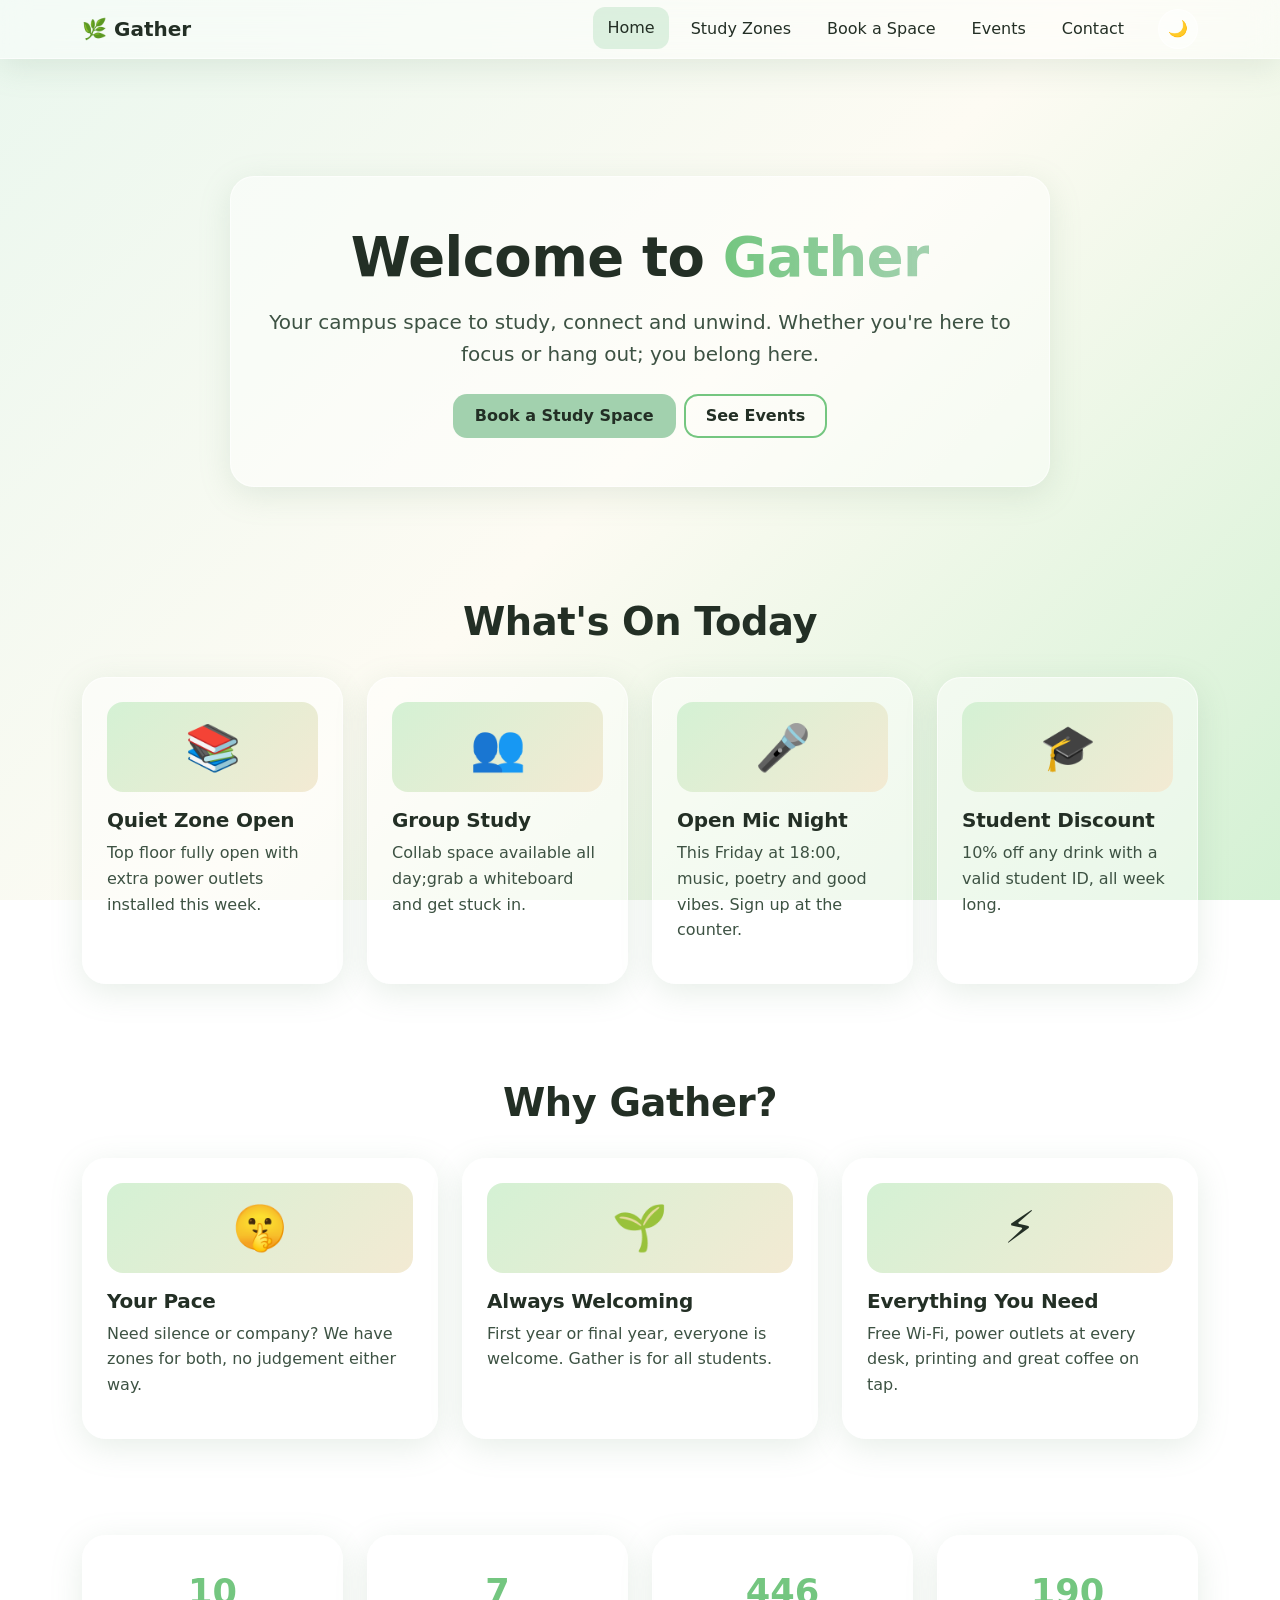
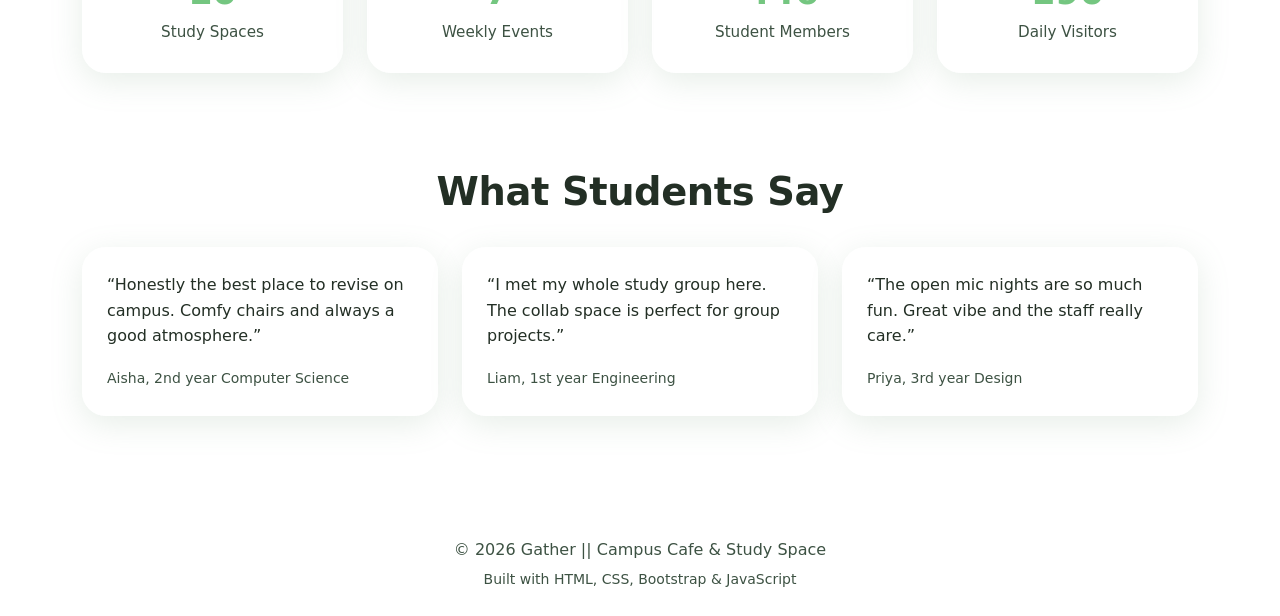
<file: index.html>
<!DOCTYPE html>
<html lang="en">
<head>
  <meta charset="UTF-8" />
  <meta name="viewport" content="width=device-width, initial-scale=1.0" />
  <title>Home | Gather</title>
  <link href="https://cdn.jsdelivr.net/npm/bootstrap@5.3.2/dist/css/bootstrap.min.css" rel="stylesheet" />
  <link rel="stylesheet" href="style.css" />
</head>
<body>

<nav class="navbar navbar-expand-lg glass-navbar fixed-top">
  <div class="container">
    <a class="navbar-brand" href="index.html">🌿 Gather</a>
    
    <div class="d-flex align-items-center ms-auto gap-2 d-lg-none">
      <button id="themeToggle" class="theme-toggle" aria-label="Toggle dark mode">🌙</button>
      <button class="navbar-toggler" type="button" data-bs-toggle="collapse" data-bs-target="#mainNav">
        <span class="navbar-toggler-icon"></span>
      </button>
    </div>
         
    <div class="collapse navbar-collapse" id="mainNav">
      <ul class="navbar-nav ms-auto align-items-lg-center">
        <li class="nav-item"><a class="nav-link" href="index.html">Home</a></li>
        <li class="nav-item"><a class="nav-link" href="study-zones.html">Study Zones</a></li>
        <li class="nav-item"><a class="nav-link" href="booking.html">Book a Space</a></li>
        <li class="nav-item"><a class="nav-link" href="events.html">Events</a></li>
        <li class="nav-item"><a class="nav-link" href="contact.html">Contact</a></li>
        <li class="nav-item ms-lg-2 mt-2 mt-lg-0 d-none d-lg-block">
          <button id="themeToggleDesktop" class="theme-toggle ms-2" aria-label="Toggle dark mode">🌙</button>
        </li>
      </ul>
    </div>
  </div>

</nav>


<div style="height: 80px;"></div>

<main class="fade-in">

  <!-- Hero -->
  <section class="hero">
    <div class="container">
      <div class="glass-card fade-in">
        <h1>Welcome to <span>Gather</span></h1>
        <p class="lead text-muted-soft mt-3">
          Your campus space to study, connect and unwind. Whether you're here to focus or hang out; you belong here.
        </p>
        <div class="mt-4 d-flex flex-wrap justify-content-center gap-2">
          <a href="booking.html" class="btn btn-pastel">Book a Study Space</a>
          <a href="events.html" class="btn btn-outline-pastel">See Events</a>
        </div>
      </div>
    </div>
  </section>

  <!-- What's on today -->
  <section class="section">
    <div class="container">
      <h2 class="section-title reveal">What's On Today</h2>
      <div class="row g-4 stagger-children">
        <div class="col-md-6 col-lg-3">
          <div class="glass-card">
            <div class="card-icon-display">📚</div>
            <h5>Quiet Zone Open</h5>
            <p class="text-muted-soft">Top floor fully open with extra power outlets installed this week.</p>
          </div>
        </div>
        <div class="col-md-6 col-lg-3">
          <div class="glass-card">
            <div class="card-icon-display">👥</div>
            <h5>Group Study</h5>
            <p class="text-muted-soft">Collab space available all day;grab a whiteboard and get stuck in.</p>
          </div>
        </div>
        <div class="col-md-6 col-lg-3">
          <div class="glass-card">
            <div class="card-icon-display">🎤</div>
            <h5>Open Mic Night</h5>
            <p class="text-muted-soft">This Friday at 18:00, music, poetry and good vibes. Sign up at the counter.</p>
          </div>
        </div>
        <div class="col-md-6 col-lg-3">
          <div class="glass-card">
            <div class="card-icon-display">🎓</div>
            <h5>Student Discount</h5>
            <p class="text-muted-soft">10% off any drink with a valid student ID, all week long.</p>
          </div>
        </div>
      </div>
    </div>
  </section>

  <!-- Why Gather -->
  <section class="section">
    <div class="container">
      <h2 class="section-title reveal">Why Gather?</h2>
      <div class="row g-4 stagger-children">
        <div class="col-md-4">
          <div class="glass-card">
            <div class="card-icon-display">🤫</div>
            <h5>Your Pace</h5>
            <p class="text-muted-soft">Need silence or company? We have zones for both, no judgement either way.</p>
          </div>
        </div>
        <div class="col-md-4">
          <div class="glass-card">
            <div class="card-icon-display">🌱</div>
            <h5>Always Welcoming</h5>
            <p class="text-muted-soft">First year or final year, everyone is welcome. Gather is for all students.</p>
          </div>
        </div>
        <div class="col-md-4">
          <div class="glass-card">
            <div class="card-icon-display">⚡</div>
            <h5>Everything You Need</h5>
            <p class="text-muted-soft">Free Wi-Fi, power outlets at every desk, printing and great coffee on tap.</p>
          </div>
        </div>
      </div>
    </div>
  </section>

  <!-- Stats -->
  <section class="section">
    <div class="container">
      <div class="row g-4 stagger-children">
        <div class="col-6 col-md-3"><div class="glass-card stat-card"><div class="stat-number" data-target="12">0</div><div class="stat-label">Study Spaces</div></div></div>
        <div class="col-6 col-md-3"><div class="glass-card stat-card"><div class="stat-number" data-target="8">0</div><div class="stat-label">Weekly Events</div></div></div>
        <div class="col-6 col-md-3"><div class="glass-card stat-card"><div class="stat-number" data-target="540">0</div><div class="stat-label">Student Members</div></div></div>
        <div class="col-6 col-md-3"><div class="glass-card stat-card"><div class="stat-number" data-target="230">0</div><div class="stat-label">Daily Visitors</div></div></div>
      </div>
    </div>
  </section>

  <!-- Testimonials -->
  <section class="section">
    <div class="container">
      <h2 class="section-title reveal">What Students Say</h2>
      <div class="row g-4 stagger-children">
        <div class="col-md-4">
          <div class="glass-card">
            <p>&#8220;Honestly the best place to revise on campus. Comfy chairs and always a good atmosphere.&#8221;</p>
            <small class="text-muted-soft">Aisha, 2nd year Computer Science</small>
          </div>
        </div>
        <div class="col-md-4">
          <div class="glass-card">
            <p>&#8220;I met my whole study group here. The collab space is perfect for group projects.&#8221;</p>
            <small class="text-muted-soft">Liam, 1st year Engineering</small>
          </div>
        </div>
        <div class="col-md-4">
          <div class="glass-card">
            <p>&#8220;The open mic nights are so much fun. Great vibe and the staff really care.&#8221;</p>
            <small class="text-muted-soft">Priya, 3rd year Design</small>
          </div>
        </div>
      </div>
    </div>
  </section>

</main>

<footer class="glass-footer">
  <div class="container">
    <p class="mb-1">&copy 2026 Gather || Campus Cafe & Study Space</p>
    <small>Built with HTML, CSS, Bootstrap & JavaScript</small>
  </div>
</footer>

<script src="https://cdn.jsdelivr.net/npm/bootstrap@5.3.2/dist/js/bootstrap.bundle.min.js"></script>
<script src="script.js"></script>
</body>
</html>
</file>
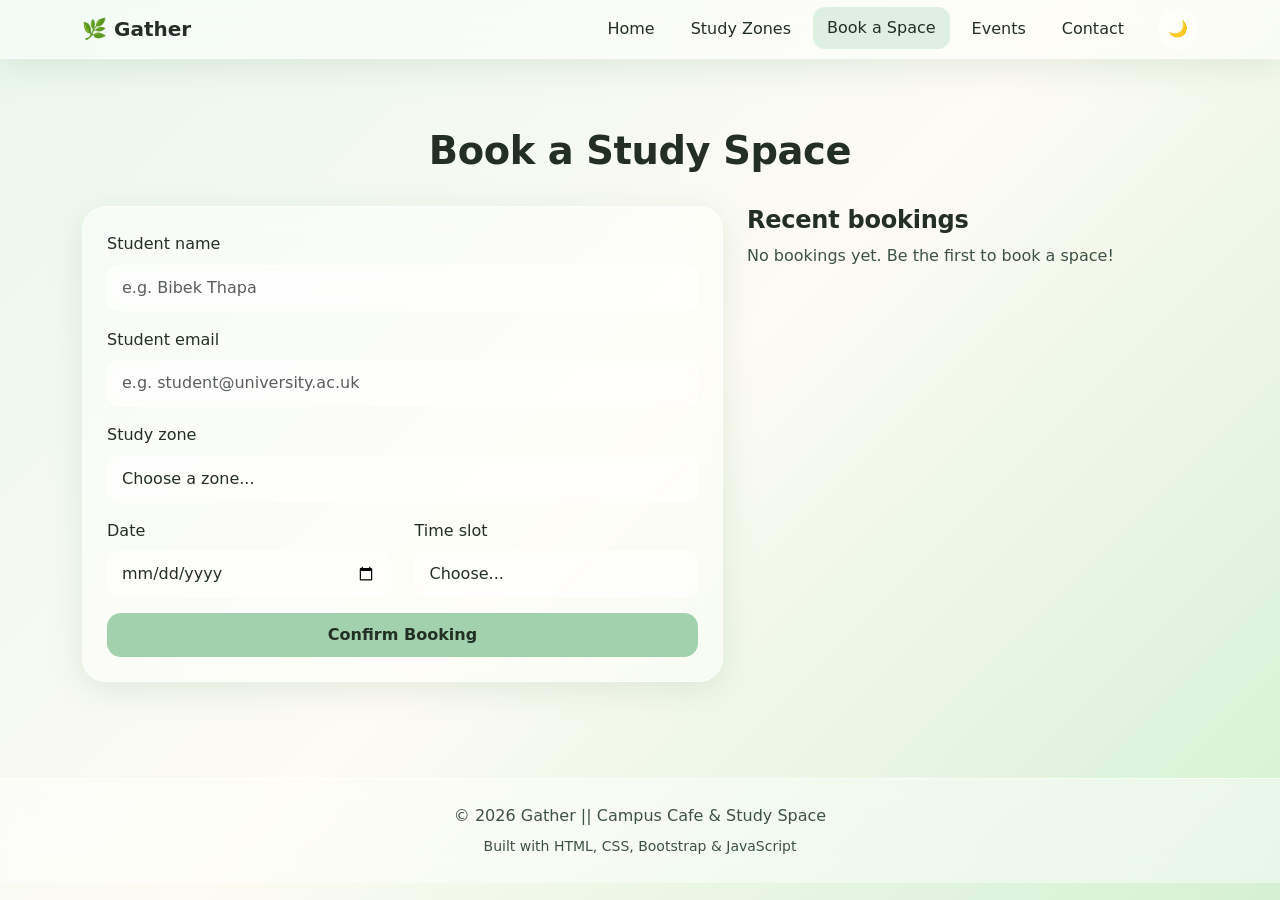
<file: booking.html>
<!DOCTYPE html>
<html lang="en">
<head>
  <meta charset="UTF-8" />
  <meta name="viewport" content="width=device-width, initial-scale=1.0" />
  <title>Book a Space | Gather</title>
  <link href="https://cdn.jsdelivr.net/npm/bootstrap@5.3.2/dist/css/bootstrap.min.css" rel="stylesheet" />
  <link rel="stylesheet" href="style.css" />
</head>
<body>

<nav class="navbar navbar-expand-lg glass-navbar fixed-top">
  <div class="container">
    <a class="navbar-brand" href="index.html">🌿 Gather</a>
    <div class="d-flex align-items-center ms-auto gap-2 d-lg-none">
      <button id="themeToggle" class="theme-toggle" aria-label="Toggle dark mode">🌙</button>
      <button class="navbar-toggler" type="button" data-bs-toggle="collapse" data-bs-target="#mainNav">
        <span class="navbar-toggler-icon"></span>
      </button>
    </div>
    <div class="collapse navbar-collapse" id="mainNav">
      <ul class="navbar-nav ms-auto align-items-lg-center">
        <li class="nav-item"><a class="nav-link" href="index.html">Home</a></li>
        <li class="nav-item"><a class="nav-link" href="study-zones.html">Study Zones</a></li>
        <li class="nav-item"><a class="nav-link" href="booking.html">Book a Space</a></li>
        <li class="nav-item"><a class="nav-link" href="events.html">Events</a></li>
        <li class="nav-item"><a class="nav-link" href="contact.html">Contact</a></li>
        <li class="nav-item ms-lg-2 mt-2 mt-lg-0 d-none d-lg-block">
          <button id="themeToggleDesktop" class="theme-toggle ms-2" aria-label="Toggle dark mode">🌙</button>
        </li>
      </ul>
    </div>
  </div>
</nav>

<div style="height: 80px;"></div>

<main class="fade-in">

  <section class="section">
    <div class="container">
      <h2 class="section-title">Book a Study Space</h2>
      <div class="row g-4">
        <div class="col-lg-7">
          <div class="glass-card">
            <form id="bookingForm" novalidate>
              <div class="mb-3">
                <label class="form-label">Student name</label>
                <input type="text" name="studentName" class="form-control" placeholder="e.g. Bibek Thapa" required>
              </div>
              <div class="mb-3">
                <label class="form-label">Student email</label>
                <input type="email" name="studentEmail" class="form-control"placeholder="e.g. student@university.ac.uk" required>
              </div>
              <div class="mb-3">
                <label class="form-label">Study zone</label>
                <select name="zone" class="form-select" required>
                  <option value="">Choose a zone...</option>
                  <option>Quiet Study Zone</option>
                  <option>Group Study Zone</option>
                  <option>Computer Corner</option>
                  <option>Collaboration Space</option>
                </select>
              </div>
              <div class="row">
                <div class="col-md-6 mb-3">
                  <label class="form-label">Date</label>
                  <!-- min date is set by script.js on page load -->
                  <input type="date" name="date" id="bookingDate" class="form-control" required>
                </div>
                <div class="col-md-6 mb-3">
                  <label class="form-label">Time slot</label>
                  <select name="time" class="form-select" required>
                    <option value="">Choose...</option>
                    <option>09:00 - 11:00</option>
                    <option>11:00 - 13:00</option>
                    <option>13:00 - 15:00</option>
                    <option>15:00 - 17:00</option>
                  </select>
                </div>
              </div>
              <button type="submit" class="btn btn-pastel w-100">Confirm Booking</button>
            </form>
          </div>
        </div>
        <div class="col-lg-5">
          <h4>Recent bookings</h4>
          <div id="bookingList"></div>
        </div>
      </div>
    </div>
  </section>

</main>

<footer class="glass-footer">
  <div class="container">
    <p class="mb-1">&copy 2026 Gather || Campus Cafe & Study Space</p>
    <small>Built with HTML, CSS, Bootstrap & JavaScript</small>
  </div>
</footer>

<script src="https://cdn.jsdelivr.net/npm/bootstrap@5.3.2/dist/js/bootstrap.bundle.min.js"></script>
<script src="script.js"></script>
</body>
</html>
</file>
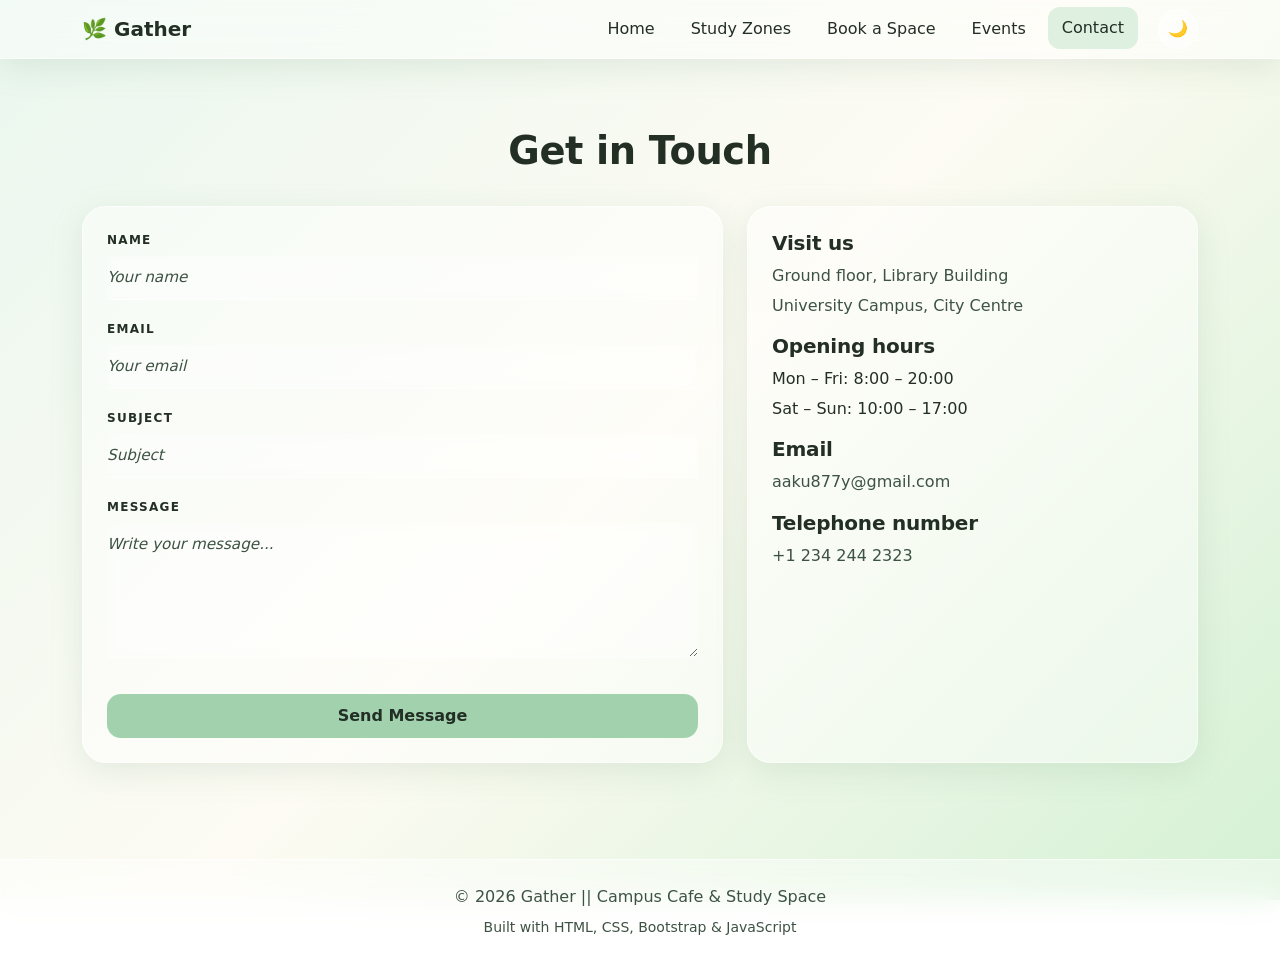
<file: contact.html>
<!DOCTYPE html>
<html lang="en">
<head>
  <meta charset="UTF-8" />
  <meta name="viewport" content="width=device-width, initial-scale=1.0" />
  <title>Contact | Gather</title>
  <link href="https://cdn.jsdelivr.net/npm/bootstrap@5.3.2/dist/css/bootstrap.min.css" rel="stylesheet" />
  <link rel="stylesheet" href="style.css" />
</head>
<body>

<nav class="navbar navbar-expand-lg glass-navbar fixed-top">
  <div class="container">
    <a class="navbar-brand" href="index.html">🌿 Gather</a>
    <div class="d-flex align-items-center ms-auto gap-2 d-lg-none">
      <button id="themeToggle" class="theme-toggle" aria-label="Toggle dark mode">🌙</button>
      <button class="navbar-toggler" type="button" data-bs-toggle="collapse" data-bs-target="#mainNav">
        <span class="navbar-toggler-icon"></span>
      </button>
    </div>
    <div class="collapse navbar-collapse" id="mainNav">
      <ul class="navbar-nav ms-auto align-items-lg-center">
        <li class="nav-item"><a class="nav-link" href="index.html">Home</a></li>
        <li class="nav-item"><a class="nav-link" href="study-zones.html">Study Zones</a></li>
        <li class="nav-item"><a class="nav-link" href="booking.html">Book a Space</a></li>
        <li class="nav-item"><a class="nav-link" href="events.html">Events</a></li>
        <li class="nav-item"><a class="nav-link" href="contact.html">Contact</a></li>
        <li class="nav-item ms-lg-2 mt-2 mt-lg-0 d-none d-lg-block">
          <button id="themeToggleDesktop" class="theme-toggle ms-2" aria-label="Toggle dark mode">🌙</button>
        </li>
      </ul>
    </div>
  </div>
</nav>

<div style="height: 80px;"></div>

<main class="fade-in">

  <section class="section">
    <div class="container">
      <h2 class="section-title">Get in Touch</h2>
      <div class="row g-4">
        <div class="col-lg-7">
          <div class="glass-card">
            <form id="contactForm" novalidate class="contact-form">
              <div class="form-group">
                <label class="font-label">Name</label>
                <input type="text" name="name" class="form-control form-input" placeholder="Your name" required>
              </div>
              <div class="form-group">
                <label class="font-label">Email</label>
                <input type="email" name="email" class="form-control form-input" placeholder="Your email" required>
              </div>
              <div class="form-group">
                <label class="font-label">Subject</label>
                <input type="text" name="subject" class="form-control form-input" placeholder="Subject" required>
              </div>
              <div class="form-group">
                <label class="font-label">Message</label>
                <textarea name="message" class="form-control form-input form-textarea" rows="5" placeholder="Write your message..." required></textarea>
              </div>
              <button type="submit" class="btn btn-pastel w-100 mt-3">Send Message</button>
            </form>
          </div>
        </div>
        <div class="col-lg-5">
          <div class="glass-card">
            <h5>Visit us</h5>
            <p class="text-muted-soft mb-1">Ground floor, Library Building</p>
            <p class="text-muted-soft mb-3">University Campus, City Centre</p>
            <h5>Opening hours</h5>
            <p class="mb-1">Mon – Fri: 8:00 – 20:00</p>
            <p class="mb-3">Sat – Sun: 10:00 – 17:00</p>
            <h5>Email</h5>
            <p class="text-muted-soft mb-3">aaku877y@gmail.com</p>
            <h5>Telephone number</h5>
            <p class="text-muted-soft mb-0">+1 234 244 2323</p>
            
          </div>
        </div>
      </div>
    </div>
  </section>

</main>

<footer class="glass-footer">
  <div class="container">
    <p class="mb-1">&copy 2026 Gather || Campus Cafe & Study Space</p>
    <small>Built with HTML, CSS, Bootstrap & JavaScript</small>
  </div>
</footer>

<script src="https://cdn.jsdelivr.net/npm/bootstrap@5.3.2/dist/js/bootstrap.bundle.min.js"></script>
<script src="script.js"></script>
</body>
</html>
</file>
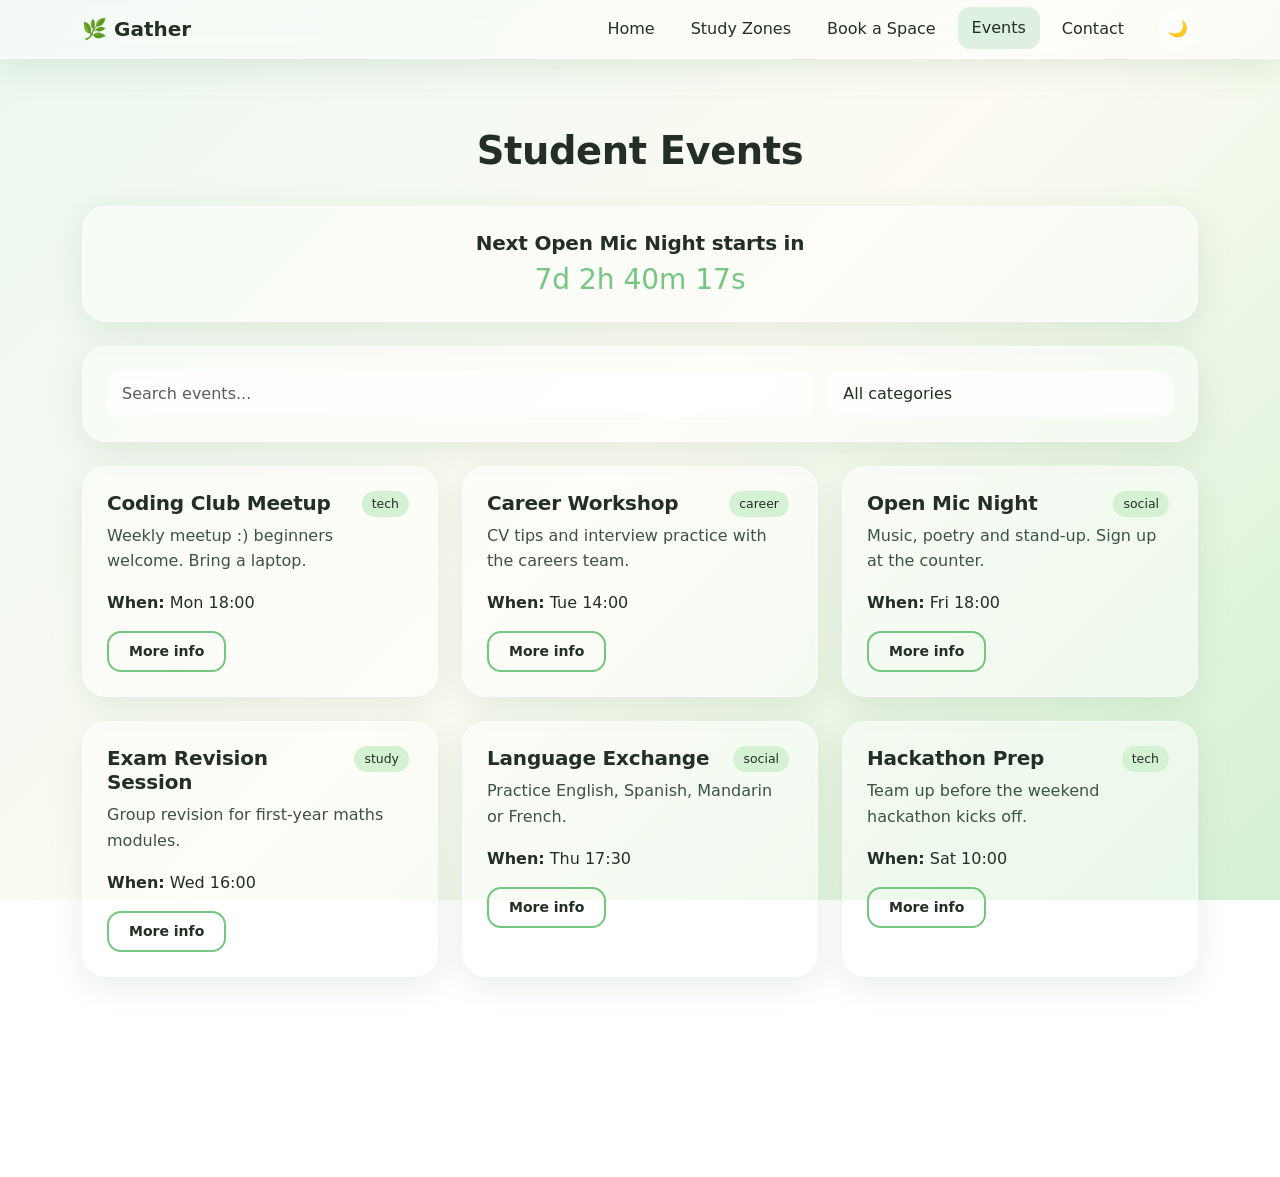
<file: events.html>
<!DOCTYPE html>
<html lang="en">
<head>
  <meta charset="UTF-8" />
  <meta name="viewport" content="width=device-width, initial-scale=1.0" />
  <title>Events | Gather</title>
  <link href="https://cdn.jsdelivr.net/npm/bootstrap@5.3.2/dist/css/bootstrap.min.css" rel="stylesheet" />
  <link rel="stylesheet" href="style.css" />
</head>
<body>

<nav class="navbar navbar-expand-lg glass-navbar fixed-top">
  <div class="container">
    <a class="navbar-brand" href="index.html">🌿 Gather</a>
    <div class="d-flex align-items-center ms-auto gap-2 d-lg-none">
      <button id="themeToggle" class="theme-toggle" aria-label="Toggle dark mode">🌙</button>
      <button class="navbar-toggler" type="button" data-bs-toggle="collapse" data-bs-target="#mainNav">
        <span class="navbar-toggler-icon"></span>
      </button>
    </div>
    <div class="collapse navbar-collapse" id="mainNav">
      <ul class="navbar-nav ms-auto align-items-lg-center">
        <li class="nav-item"><a class="nav-link" href="index.html">Home</a></li>
        <li class="nav-item"><a class="nav-link" href="study-zones.html">Study Zones</a></li>
        <li class="nav-item"><a class="nav-link" href="booking.html">Book a Space</a></li>
        <li class="nav-item"><a class="nav-link" href="events.html">Events</a></li>
        <li class="nav-item"><a class="nav-link" href="contact.html">Contact</a></li>
        <li class="nav-item ms-lg-2 mt-2 mt-lg-0 d-none d-lg-block">
          <button id="themeToggleDesktop" class="theme-toggle ms-2" aria-label="Toggle dark mode">🌙</button>
        </li>
      </ul>
    </div>
  </div>
</nav>

<div style="height: 80px;"></div>

<main class="fade-in">

  <section class="section">
    <div class="container">
      <h2 class="section-title">Student Events</h2>

      <!-- Countdown -->
      <div class="glass-card text-center mb-4">
        <h5>Next Open Mic Night starts in</h5>
        <p id="countdown" class="h3 mb-0" style="color: var(--sage-green);">--</p>
      </div>

      <!-- Search and filter -->
      <div class="glass-card mb-4">
        <div class="row g-3">
          <div class="col-md-8">
            <input id="eventSearch" class="form-control" placeholder="Search events...">
          </div>
          <div class="col-md-4">
            <select id="eventFilter" class="form-select">
              <option value="all">All categories</option>
              <option value="tech">Tech</option>
              <option value="career">Career</option>
              <option value="social">Social</option>
              <option value="study">Study</option>
            </select>
          </div>
        </div>
      </div>

      <!-- No results message (hidden by default) -->
      <div id="noResults" class="glass-card text-center mb-4" style="display: none;">
        <p class="text-muted-soft mb-0">No events found. Try a different search or category.</p>
      </div>

      <!-- Event cards -->
      <div class="row g-4" id="eventsGrid">

        <div class="col-md-6 col-lg-4 event-item" data-name="Coding Club Meetup" data-desc="Weekly meetup — beginners welcome. Bring a laptop." data-category="tech">
          <div class="glass-card">
            <div class="d-flex justify-content-between align-items-start">
              <h5>Coding Club Meetup</h5>
              <span class="tag">tech</span>
            </div>
            <p class="text-muted-soft">Weekly meetup  :) beginners welcome. Bring a laptop.</p>
            <p class="mb-3"><strong>When:</strong> Mon 18:00</p>
            <button class="btn btn-outline-pastel btn-sm event-info-btn"
              data-title="Coding Club Meetup"
              data-desc="Weekly meetup, beginners welcome. Bring a laptop."
              data-location="Room 204, Library Building"
              data-extra="All levels welcome, bring a laptop."
              data-time="Mon 18:00">More info</button>
          </div>
        </div>

        <div class="col-md-6 col-lg-4 event-item" data-name="Career Workshop" data-desc="CV tips and interview practice with the careers team." data-category="career">
          <div class="glass-card">
            <div class="d-flex justify-content-between align-items-start">
              <h5>Career Workshop</h5>
              <span class="tag">career</span>
            </div>
            <p class="text-muted-soft">CV tips and interview practice with the careers team.</p>
            <p class="mb-3"><strong>When:</strong> Tue 14:00</p>
            <button class="btn btn-outline-pastel btn-sm event-info-btn"
              data-title="Career Workshop"
              data-desc="CV tips and interview practice with the careers team."
              data-location="Seminar Room B, Student Union"
              data-extra="Limited spots, arrive early."
              data-time="Tue 14:00">More info</button>
          </div>
        </div>

        <div class="col-md-6 col-lg-4 event-item" data-name="Open Mic Night" data-desc="Music, poetry and stand-up. Sign up at the counter." data-category="social">
          <div class="glass-card">
            <div class="d-flex justify-content-between align-items-start">
              <h5>Open Mic Night</h5>
              <span class="tag">social</span>
            </div>
            <p class="text-muted-soft">Music, poetry and stand-up. Sign up at the counter.</p>
            <p class="mb-3"><strong>When:</strong> Fri 18:00</p>
            <button class="btn btn-outline-pastel btn-sm event-info-btn"
              data-title="Open Mic Night"
              data-desc="Music, poetry and stand-up. Sign up at the counter."
              data-location="Main Hall, Ground Floor"
              data-extra="Free entry, sign up at the counter by Thursday."
              data-time="Fri 18:00">More info</button>
          </div>
        </div>

        <div class="col-md-6 col-lg-4 event-item" data-name="Exam Revision Session" data-desc="Group revision for first-year maths modules." data-category="study">
          <div class="glass-card">
            <div class="d-flex justify-content-between align-items-start">
              <h5>Exam Revision Session</h5>
              <span class="tag">study</span>
            </div>
            <p class="text-muted-soft">Group revision for first-year maths modules.</p>
            <p class="mb-3"><strong>When:</strong> Wed 16:00</p>
            <button class="btn btn-outline-pastel btn-sm event-info-btn"
              data-title="Exam Revision Session"
              data-desc="Group revision for first-year maths modules."
              data-location="Conversation Room, Library Building"
              data-extra="Calculus and statistics, bring your notes."
              data-time="Wed 16:00">More info</button>
          </div>
        </div>

        <div class="col-md-6 col-lg-4 event-item" data-name="Language Exchange" data-desc="Practice English, Spanish, Mandarin or French." data-category="social">
          <div class="glass-card">
            <div class="d-flex justify-content-between align-items-start">
              <h5>Language Exchange</h5>
              <span class="tag">social</span>
            </div>
            <p class="text-muted-soft">Practice English, Spanish, Mandarin or French.</p>
            <p class="mb-3"><strong>When:</strong> Thu 17:30</p>
            <button class="btn btn-outline-pastel btn-sm event-info-btn"
              data-title="Language Exchange"
              data-desc="Practice English, Spanish, Mandarin or French."
              data-location="Collaboration Space"
              data-extra="All levels welcome, you'll be paired with a patner."
              data-time="Thu 17:30">More info</button>
          </div>
        </div>

        <div class="col-md-6 col-lg-4 event-item" data-name="Hackathon Prep" data-desc="Team up before the weekend hackathon kicks off." data-category="tech">
          <div class="glass-card">
            <div class="d-flex justify-content-between align-items-start">
              <h5>Hackathon Prep</h5>
              <span class="tag">tech</span>
            </div>
            <p class="text-muted-soft">Team up before the weekend hackathon kicks off.</p>
            <p class="mb-3"><strong>When:</strong> Sat 10:00</p>
            <button class="btn btn-outline-pastel btn-sm event-info-btn"
              data-title="Hackathon Prep"
              data-desc="Team up before the weekend hackathon kicks off."
              data-location="Computer Corner"
              data-extra="Teams of 2-4, hackathon runs all weekend."
              data-time="Sat 10:00">More info</button>
          </div>
        </div>

      </div>
    </div>
  </section>

</main>

<!-- Event modal -->
<div class="modal fade" id="eventModal" tabindex="-1" aria-labelledby="evtTitle" aria-hidden="true">
    <div class="modal-dialog modal-dialog-centered">
      <div class="modal-content glass-card">
        <div class="modal-header border-0">
          <h5 class="modal-title" id="evtTitle"></h5>
          <button type="button" class="btn-close" data-bs-dismiss="modal" aria-label="Close"></button>
        </div>
        <div class="modal-body">
          <p id="evtDesc"></p>
          <p class="mb-1"><strong>When:</strong> <span id="evtTime"></span></p>
          <p class="mb-1"><strong>Location:</strong> <span id="evtLocation"></span></p>
          <p class="mb-1"><strong>Details:</strong> <span id="evtExtra"></span></p>
          <p class="mb-0 text-muted-soft">No booking required || just turn up.</p>
        </div>
        <div class="modal-footer border-0">
          <button class="btn btn-pastel" data-bs-dismiss="modal">Close</button>
        </div>
      </div>
    </div>
</div>



<footer class="glass-footer">
  <div class="container">
    <p class="mb-1">&copy 2026 Gather || Campus Cafe & Study Space</p>
    <small>Built with HTML, CSS, Bootstrap & JavaScript</small>
  </div>
</footer>

<script src="https://cdn.jsdelivr.net/npm/bootstrap@5.3.2/dist/js/bootstrap.bundle.min.js"></script>
<script src="script.js"></script>
</body>
</html>
</file>
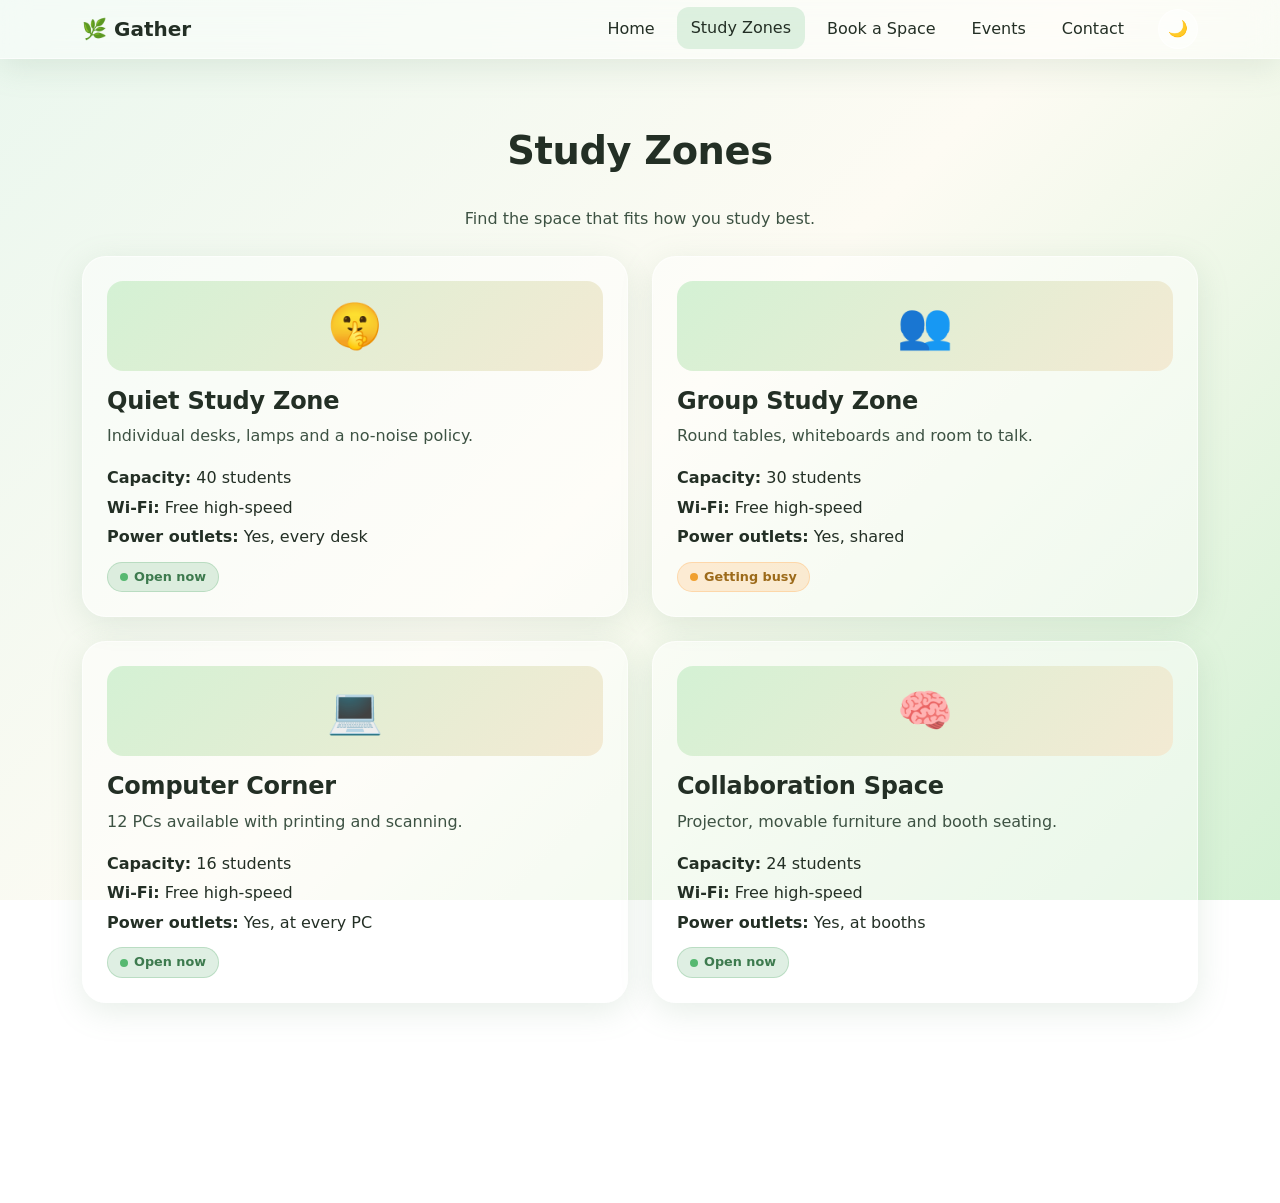
<file: study-zones.html>
<!DOCTYPE html>
<html lang="en">
<head>
  <meta charset="UTF-8" />
  <meta name="viewport" content="width=device-width, initial-scale=1.0" />
  <title>Study Zones | Gather</title>
  <link href="https://cdn.jsdelivr.net/npm/bootstrap@5.3.2/dist/css/bootstrap.min.css" rel="stylesheet" />
  <link rel="stylesheet" href="style.css" />
</head>
<body>

<nav class="navbar navbar-expand-lg glass-navbar fixed-top">
  <div class="container">
    <a class="navbar-brand" href="index.html">🌿 Gather</a>
    <div class="d-flex align-items-center ms-auto gap-2 d-lg-none">
      <button id="themeToggle" class="theme-toggle" aria-label="Toggle dark mode">🌙</button>
      <button class="navbar-toggler" type="button" data-bs-toggle="collapse" data-bs-target="#mainNav">
        <span class="navbar-toggler-icon"></span>
      </button>
    </div>
    <div class="collapse navbar-collapse" id="mainNav">
      <ul class="navbar-nav ms-auto align-items-lg-center">
        <li class="nav-item"><a class="nav-link" href="index.html">Home</a></li>
        <li class="nav-item"><a class="nav-link" href="study-zones.html">Study Zones</a></li>
        <li class="nav-item"><a class="nav-link" href="booking.html">Book a Space</a></li>
        <li class="nav-item"><a class="nav-link" href="events.html">Events</a></li>
        <li class="nav-item"><a class="nav-link" href="contact.html">Contact</a></li>
        <li class="nav-item ms-lg-2 mt-2 mt-lg-0 d-none d-lg-block">
          <button id="themeToggleDesktop" class="theme-toggle ms-2" aria-label="Toggle dark mode">🌙</button>
        </li>
      </ul>
    </div>
  </div>
</nav>

<div style="height: 80px;"></div>

<main class="fade-in">

  <section class="section">
    <div class="container">
      <h2 class="section-title reveal">Study Zones</h2>
      <p class="text-center text-muted-soft mb-4 reveal">Find the space that fits how you study best.</p>
      <div class="row g-4 stagger-children">

        <div class="col-md-6">
          <div class="glass-card study-zone-card">
            <div class="card-icon-display">🤫</div>
            <h4>Quiet Study Zone</h4>
            <p class="text-muted-soft">Individual desks, lamps and a no-noise policy.</p>
            <p class="mb-1"><strong>Capacity:</strong> 40 students</p>
            <p class="mb-1"><strong>Wi-Fi:</strong> Free high-speed</p>
            <p class="mb-0"><strong>Power outlets:</strong> Yes, every desk</p>
            <span class="avail-badge open"><span class="avail-dot"></span> Open now</span>
          </div>
        </div>

        <div class="col-md-6">
          <div class="glass-card study-zone-card">
            <div class="card-icon-display">👥</div>
            <h4>Group Study Zone</h4>
            <p class="text-muted-soft">Round tables, whiteboards and room to talk.</p>
            <p class="mb-1"><strong>Capacity:</strong> 30 students</p>
            <p class="mb-1"><strong>Wi-Fi:</strong> Free high-speed</p>
            <p class="mb-0"><strong>Power outlets:</strong> Yes, shared</p>
            <span class="avail-badge busy"><span class="avail-dot"></span> Getting busy</span>
          </div>
        </div>

        <div class="col-md-6">
          <div class="glass-card study-zone-card">
            <div class="card-icon-display">💻</div>
            <h4>Computer Corner</h4>
            <p class="text-muted-soft">12 PCs available with printing and scanning.</p>
            <p class="mb-1"><strong>Capacity:</strong> 16 students</p>
            <p class="mb-1"><strong>Wi-Fi:</strong> Free high-speed</p>
            <p class="mb-0"><strong>Power outlets:</strong> Yes, at every PC</p>
            <span class="avail-badge open"><span class="avail-dot"></span> Open now</span>
          </div>
        </div>

        <div class="col-md-6">
          <div class="glass-card study-zone-card">
            <div class="card-icon-display">🧠</div>
            <h4>Collaboration Space</h4>
            <p class="text-muted-soft">Projector, movable furniture and booth seating.</p>
            <p class="mb-1"><strong>Capacity:</strong> 24 students</p>
            <p class="mb-1"><strong>Wi-Fi:</strong> Free high-speed</p>
            <p class="mb-0"><strong>Power outlets:</strong> Yes, at booths</p>
            <span class="avail-badge open"><span class="avail-dot"></span> Open now</span>
          </div>
        </div>

      </div>
    </div>
  </section>

</main>

<footer class="glass-footer">
  <div class="container">
    <p class="mb-1">&copy 2026 Gather || Campus Cafe & Study Space</p>
    <small>Built with HTML, CSS, Bootstrap & JavaScript</small>
  </div>
</footer>

<script src="https://cdn.jsdelivr.net/npm/bootstrap@5.3.2/dist/js/bootstrap.bundle.min.js"></script>
<script src="script.js"></script>
</body>
</html>
</file>
<file: style.css>
/* Root variables (light theme) */
:root {
  --pastel-green: #96cba4e1;
  --sage-green: #74c680;
  --mint-green: #d4f1d4;
  --soft-cream: #fdfbf3;
  --pastel-beige: #f3ead3;
  --light-gray: #eef0ef;
  --text-dark: #232f25;
  --text-muted: #3d5243;
  --glass-bg: rgba(255, 255, 255, 0.45);
  --glass-border: rgba(255, 255, 255, 0.6);
  --glass-shadow: 0 8px 32px rgba(120, 160, 130, 0.18);
  --gradient-bg: linear-gradient(135deg, #eaf7ee 0%, #fdfbf3 50%, #d4f1d4 100%);
  --radius-lg: 24px;
  --radius-md: 16px;
}

/* Dark theme overrides */
body.dark-mode {
  --soft-cream: #1b2620;
  --light-gray: #243029;
  --text-dark: #d4e8d8;
  --text-muted: #c8dccb;
  --glass-bg: rgba(40, 55, 45, 0.55);
  --glass-border: rgba(255, 255, 255, 0.08);
  --glass-shadow: 0 8px 32px rgba(0, 0, 0, 0.45);
  --gradient-bg: linear-gradient(135deg, #1b2620 0%, #243029 50%, #2c3a30 100%);
}

/* Base */
* { box-sizing: border-box; }
html { scroll-behavior: smooth; }

body {
  font-family: 'Segoe UI', system-ui, -apple-system, sans-serif;
  background: var(--gradient-bg);
  background-attachment: fixed;
  color: var(--text-dark);
  min-height: 100vh;
  line-height: 1.6;
}

h1, h2, h3, h4, h5 {
  font-weight: 600;
  color: var(--text-dark);
  letter-spacing: -0.01em;
}

h1 { font-size: clamp(2rem, 5vw, 3.4rem); }
h2 { font-size: clamp(1.6rem, 3vw, 2.4rem); margin-bottom: 1rem; }

.text-muted-soft { color: var(--text-muted); }

/* Navbar */
.glass-navbar {
  background: var(--glass-bg);
  backdrop-filter: blur(14px);
  -webkit-backdrop-filter: blur(14px);
  border-bottom: 1px solid var(--glass-border);
  box-shadow: var(--glass-shadow);
}

.glass-navbar .navbar-brand {
  font-weight: 700;
  color: var(--text-dark) !important;
}

.glass-navbar .nav-link {
  color: var(--text-dark) !important;
  font-weight: 500;
  margin: 0 4px;
  padding: 8px 14px !important;
  border-radius: 12px;
  transition: background 0.25s ease, transform 0.25s ease;
}

.glass-navbar .nav-link:hover,
.glass-navbar .nav-link.active {
  background: rgba(184, 224, 194, 0.45);
  transform: translateY(-1px);
}

/* Dark mode toggle */
.theme-toggle {
  background: var(--glass-bg);
  border: 1px solid var(--glass-border);
  color: var(--text-dark);
  border-radius: 50%;
  width: 40px;
  height: 40px;
  display: inline-flex;
  align-items: center;
  justify-content: center;
  cursor: pointer;
  transition: transform 0.25s ease;
}
.theme-toggle:hover { transform: rotate(20deg); }

/* Glass card */
.glass-card {
  background: var(--glass-bg);
  backdrop-filter: blur(14px);
  -webkit-backdrop-filter: blur(14px);
  border: 1px solid var(--glass-border);
  border-radius: var(--radius-lg);
  box-shadow: var(--glass-shadow);
  padding: 1.5rem;
  transition: transform 0.3s ease, box-shadow 0.3s ease;
  height: 100%;
}

.glass-card:hover {
  transform: translateY(-6px);
  box-shadow: 0 18px 48px rgba(120, 160, 130, 0.3);
}


.card-img-placeholder {
  height: 180px;
  border-radius: var(--radius-md);
  background: linear-gradient(135deg, var(--mint-green), var(--pastel-beige));
  display: flex;
  align-items: center;
  justify-content: center;
  font-size: 2.5rem;
  color: var(--text-muted);
  margin-bottom: 1rem;
  overflow: hidden;
  position: relative;
}

.card-img-placeholder img {
  width: 100%;
  height: 100%;
  object-fit: cover;
  border-radius: var(--radius-md);
  transition: transform 0.45s ease, filter 0.45s ease;
  display: block;
}

.glass-card:hover .card-img-placeholder img {
  transform: scale(1.06);
  filter: brightness(1.05) saturate(1.1);
}


.card-img-placeholder .img-fallback-emoji {
  position: absolute;
  font-size: 2.5rem;
  z-index: 1;
  pointer-events: none;
  opacity: 0;
  transition: opacity 0.3s;
}
.card-img-placeholder.img-error .img-fallback-emoji {
  opacity: 1;
}
.card-img-placeholder.img-error img {
  opacity: 0;
}

/* Study zone cards  */
.study-zone-card .card-img-placeholder {
  height: 220px;
}

/*  */
.card-icon-display {
  height: 90px;
  border-radius: var(--radius-md);
  background: linear-gradient(135deg, var(--mint-green), var(--pastel-beige));
  display: flex;
  align-items: center;
  justify-content: center;
  font-size: 2.8rem;
  margin-bottom: 1rem;
}


/* Hero */
.hero {
  padding: 6rem 1rem 4rem;
  text-align: center;
}

.hero .glass-card {
  max-width: 820px;
  margin: 0 auto;
  padding: 3rem 2rem;
}

.hero h1 span {
  background: linear-gradient(90deg, var(--sage-green), var(--pastel-green));
  -webkit-background-clip: text;
  -webkit-text-fill-color: transparent;
  background-clip: text;
}

/* Buttons */
.btn-pastel {
  background: var(--pastel-green);
  border: none;
  color: var(--text-dark);
  font-weight: 600;
  padding: 10px 22px;
  border-radius: 14px;
  transition: background 0.25s ease, transform 0.25s ease, box-shadow 0.25s ease;
}
.btn-pastel:hover {
  background: var(--sage-green);
  color: var(--text-dark);
  transform: translateY(-2px);
  box-shadow: 0 6px 18px rgba(163, 201, 168, 0.5);
}

.btn-outline-pastel {
  background: transparent;
  border: 2px solid var(--sage-green);
  color: var(--text-dark);
  font-weight: 600;
  padding: 8px 20px;
  border-radius: 14px;
  transition: all 0.25s ease;
}
.btn-outline-pastel:hover {
  background: var(--mint-green);
  color: var(--text-dark);
  transform: translateY(-1px);
}

/* Stats */
.stat-card {
  text-align: center;
  padding: 1.75rem 1rem;
  cursor: default;
}
.stat-card .stat-number {
  font-size: 2.2rem;
  font-weight: 700;
  color: var(--sage-green);
  transition: transform 0.3s ease;
  display: inline-block;
}
.stat-card:hover .stat-number {
  transform: scale(1.15);
}
.stat-card .stat-label {
  font-size: 0.95rem;
  color: var(--text-muted);
}

/* Sections */
.section { padding: 3rem 0; }
.section-title {
  text-align: center;
  margin-bottom: 2rem;
}

/* Form elements */
.form-control, .form-select {
  background: var(--glass-bg);
  border: 1px solid var(--glass-border);
  border-radius: 12px;
  color: var(--text-dark);
  padding: 10px 14px;
  backdrop-filter: blur(8px);
  transition: border-color 0.2s, box-shadow 0.2s;
}
.form-control:focus, .form-select:focus {
  background: var(--glass-bg);
  border-color: var(--sage-green);
  box-shadow: 0 0 0 0.2rem rgba(163, 201, 168, 0.35);
  color: var(--text-dark);
}
.form-label { font-weight: 500; }

/* Tags */
.tag {
  display: inline-block;
  background: var(--mint-green);
  color: var(--text-dark);
  padding: 3px 10px;
  border-radius: 999px;
  font-size: 0.78rem;
  font-weight: 500;
  margin-right: 4px;
}

/* Footer */
.glass-footer {
  background: var(--glass-bg);
  backdrop-filter: blur(14px);
  border-top: 1px solid var(--glass-border);
  text-align: center;
  padding: 1.5rem;
  margin-top: 3rem;
  color: var(--text-muted);
}

/* Notification toast */
.notification {
  position: fixed;
  top: 90px;
  right: 20px;
  z-index: 1080;
  background: var(--glass-bg);
  backdrop-filter: blur(14px);
  border: 1px solid var(--glass-border);
  border-left: 4px solid var(--sage-green);
  padding: 14px 18px;
  border-radius: 12px;
  box-shadow: var(--glass-shadow);
  min-width: 260px;
  opacity: 0;
  transform: translateX(30px);
  transition: opacity 0.35s ease, transform 0.35s ease;
}
.notification.show { opacity: 1; transform: translateX(0); }
.notification.error { border-left-color: #e57373; }

/* Fade in animation */
.fade-in {
  animation: fadeUp 0.7s ease both;
}
@keyframes fadeUp {
  from { opacity: 0; transform: translateY(15px); }
  to   { opacity: 1; transform: translateY(0); }
}

/* Scroll-reveal for sections */
.reveal {
  opacity: 0;
  transform: translateY(24px);
  transition: opacity 0.6s ease, transform 0.6s ease;
}
.reveal.visible {
  opacity: 1;
  transform: translateY(0);
}

/* Staggered children */
.stagger-children > * {
  opacity: 0;
  transform: translateY(20px);
  transition: opacity 0.5s ease, transform 0.5s ease;
}
.stagger-children.visible > *:nth-child(1) { opacity:1; transform:none; transition-delay: 0s; }
.stagger-children.visible > *:nth-child(2) { opacity:1; transform:none; transition-delay: 0.1s; }
.stagger-children.visible > *:nth-child(3) { opacity:1; transform:none; transition-delay: 0.2s; }
.stagger-children.visible > *:nth-child(4) { opacity:1; transform:none; transition-delay: 0.3s; }
.stagger-children.visible > *:nth-child(5) { opacity:1; transform:none; transition-delay: 0.4s; }
.stagger-children.visible > *:nth-child(6) { opacity:1; transform:none; transition-delay: 0.5s; }

/* Availability badge on study zone cards */
.avail-badge {
  display: inline-flex;
  align-items: center;
  gap: 6px;
  font-size: 0.8rem;
  font-weight: 600;
  padding: 4px 12px;
  border-radius: 999px;
  margin-top: 0.75rem;
}
.avail-badge.open {
  background: rgba(150, 203, 164, 0.3);
  color: #3d7a4e;
  border: 1px solid rgba(150, 203, 164, 0.5);
}
.avail-badge.busy {
  background: rgba(255, 196, 130, 0.3);
  color: #9c6a1a;
  border: 1px solid rgba(255, 196, 130, 0.5);
}
.avail-dot {
  width: 8px; height: 8px;
  border-radius: 50%;
  animation: pulse 1.8s infinite;
}
.avail-badge.open .avail-dot { background: #56b870; }
.avail-badge.busy .avail-dot { background: #f0a030; }

@keyframes pulse {
  0%, 100% { opacity: 1; transform: scale(1); }
  50%       { opacity: 0.5; transform: scale(0.8); }
}

/* Contact form */
.contact-form {
  display: flex;
  flex-direction: column;
  gap: 20px;
}

.form-group {
  display: flex;
  flex-direction: column;
  gap: 6px;
}

.font-label {
  font-size: 0.75rem;
  font-weight: 700;
  letter-spacing: 0.08rem;
  text-transform: uppercase;
  color: var(--text-dark);
}

.form-input.form-control {
  background: transparent;
  border: none;
  border-bottom: 1px solid var(--glass-border);
  border-radius: 0;
  box-shadow: none;
  padding: 10px 0;
  font-size: 0.95rem;
  font-weight: 500;
  color: var(--text-dark);
}

.form-input.form-control:focus {
  background: transparent;
  border-bottom-color: var(--sage-green);
  box-shadow: 0 2px 0 0 var(--sage-green);
}

.form-input::placeholder {
  color: var(--text-muted);
  font-style: italic;
}

.form-textarea {
  resize: vertical;
  min-height: 120px;
}

/*  Responsive  */
@media (max-width: 991px) {
  .glass-navbar .navbar-collapse {
    background: var(--glass-bg);
    backdrop-filter: blur(14px);
    border-radius: var(--radius-md);
    border: 1px solid var(--glass-border);
    padding: 1rem;
    margin-top: 8px;
  }
  .glass-navbar .nav-link {
    padding: 10px 16px !important;
    margin: 2px 0;
  }
}

@media (max-width: 768px) {
  .hero { padding: 4rem 1rem 2rem; }
  .hero .glass-card { padding: 2rem 1.25rem; }
  .glass-card { padding: 1.25rem; }
  .card-img-placeholder { height: 150px; }
  .study-zone-card .card-img-placeholder { height: 180px; }
  .section { padding: 2rem 0; }
  .notification {
    right: 10px;
    left: 10px;
    min-width: unset;
  }
}


@media (max-width: 480px) {
  .hero .glass-card { padding: 1.5rem 1rem; }
  .stat-card .stat-number { font-size: 1.8rem; }
  .btn-pastel, .btn-outline-pastel { width: 100%; text-align: center; }
}



/* Dark mode fixes */
body.dark-mode .tag {
  background: rgba(163, 201, 168, 0.25);
  color: var(--text-dark);
  border: 1px solid rgba(163, 201, 168, 0.4);
}

body.dark-mode .form-select option {
  background: #243029;
  color: var(--text-dark);
}
body.dark-mode #eventSearch::placeholder {
  color: var(--text-muted);
}

body.dark-mode h1,
body.dark-mode h2,
body.dark-mode h3,
body.dark-mode h4,
body.dark-mode h5 {
  color: var(--text-dark);
}

/* Ripple effect on buttons */
.btn-pastel, .btn-outline-pastel {
  position: relative;
  overflow: hidden;
}
.btn-pastel::after, .btn-outline-pastel::after {
  content: '';
  position: absolute;
  width: 0; height: 0;
  background: rgba(255,255,255,0.35);
  border-radius: 50%;
  transform: translate(-50%, -50%);
  transition: width 0.5s, height 0.5s, opacity 0.5s;
  opacity: 0;
  pointer-events: none;
}
.btn-pastel.ripple::after, .btn-outline-pastel.ripple::after {
  width: 300px; height: 300px; opacity: 0;
}

@media (max-width: 991px) {
  .navbar-toggler {
    border: none;
    padding: 4px;
  }

  .navbar-toggler:focus {
    box-shadow: none;
  }

  .theme-toggle {
    position: static;
    transform: none !important;
  }

  .theme-toggle:hover {
    transform: none !important;
  }
}
</file>
